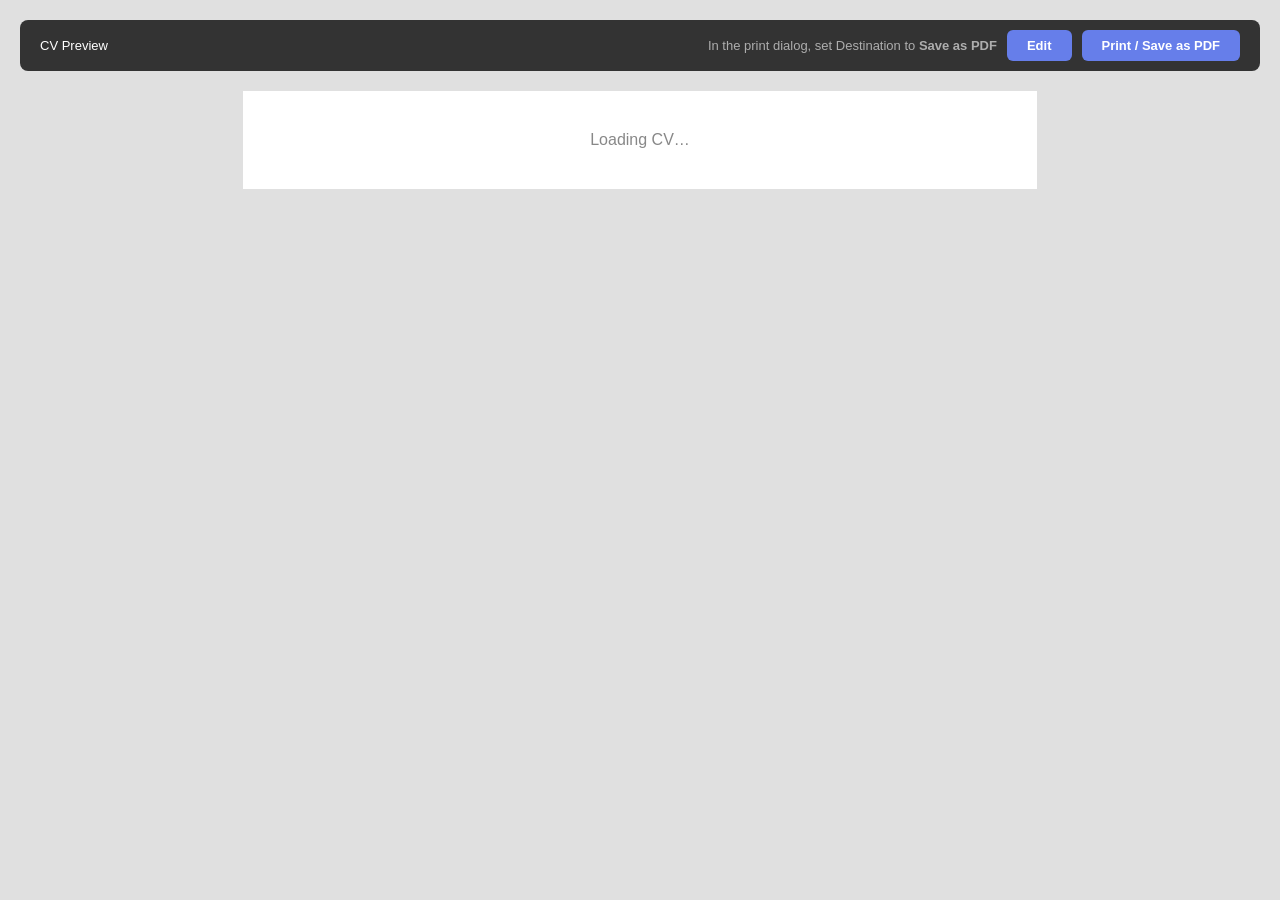
<file: cv-preview/index.html>
<!DOCTYPE html>
<html lang="en">
<head>
  <meta charset="UTF-8" />
  <title>CV Preview</title>
    <link rel="stylesheet" href="../styles/tokens.css" />
    <link rel="stylesheet" href="../styles/base.css" />
    <link rel="stylesheet" href="./_shared.css" />
    <link rel="stylesheet" href="./cv.css" />
</head>
<body>
  <div id="cvContainer">
    <p style="font-family:sans-serif;color:#888;text-align:center;padding:40px;background:white;width:210mm;margin:0 auto">
      Loading CV…
    </p>
  </div>

  <script type="module" src="index.js"></script>
</body>
</html>
</file>
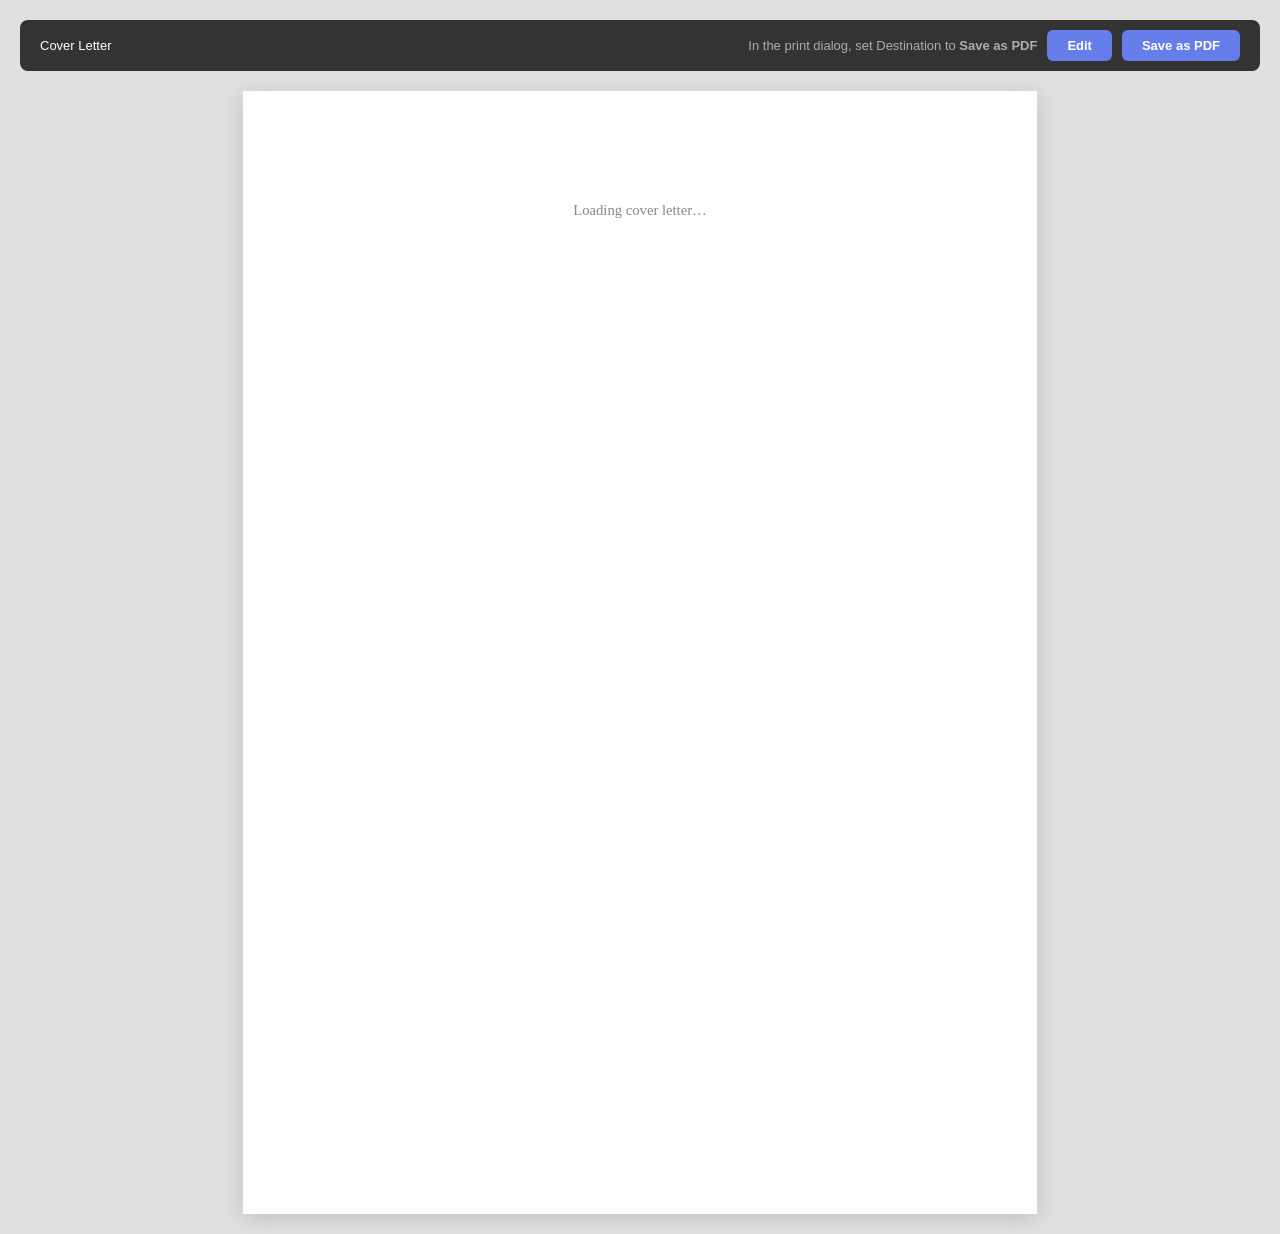
<file: cv-preview/cover-letter.html>
<!DOCTYPE html>
<html lang="en">
<head>
  <meta charset="UTF-8" />
  <title>Cover Letter</title>
  <link rel="stylesheet" href="../styles/tokens.css" />
  <link rel="stylesheet" href="../styles/base.css" />
  <link rel="stylesheet" href="./_shared.css" />
  <link rel="stylesheet" href="./cl.css" />
</head>
<body>
  <div class="page" id="clPage">
    <p style="color:#888;text-align:center;padding:40px">Loading cover letter…</p>
  </div>

  <script type="module" src="cover-letter.js"></script>
</body>
</html>
</file>
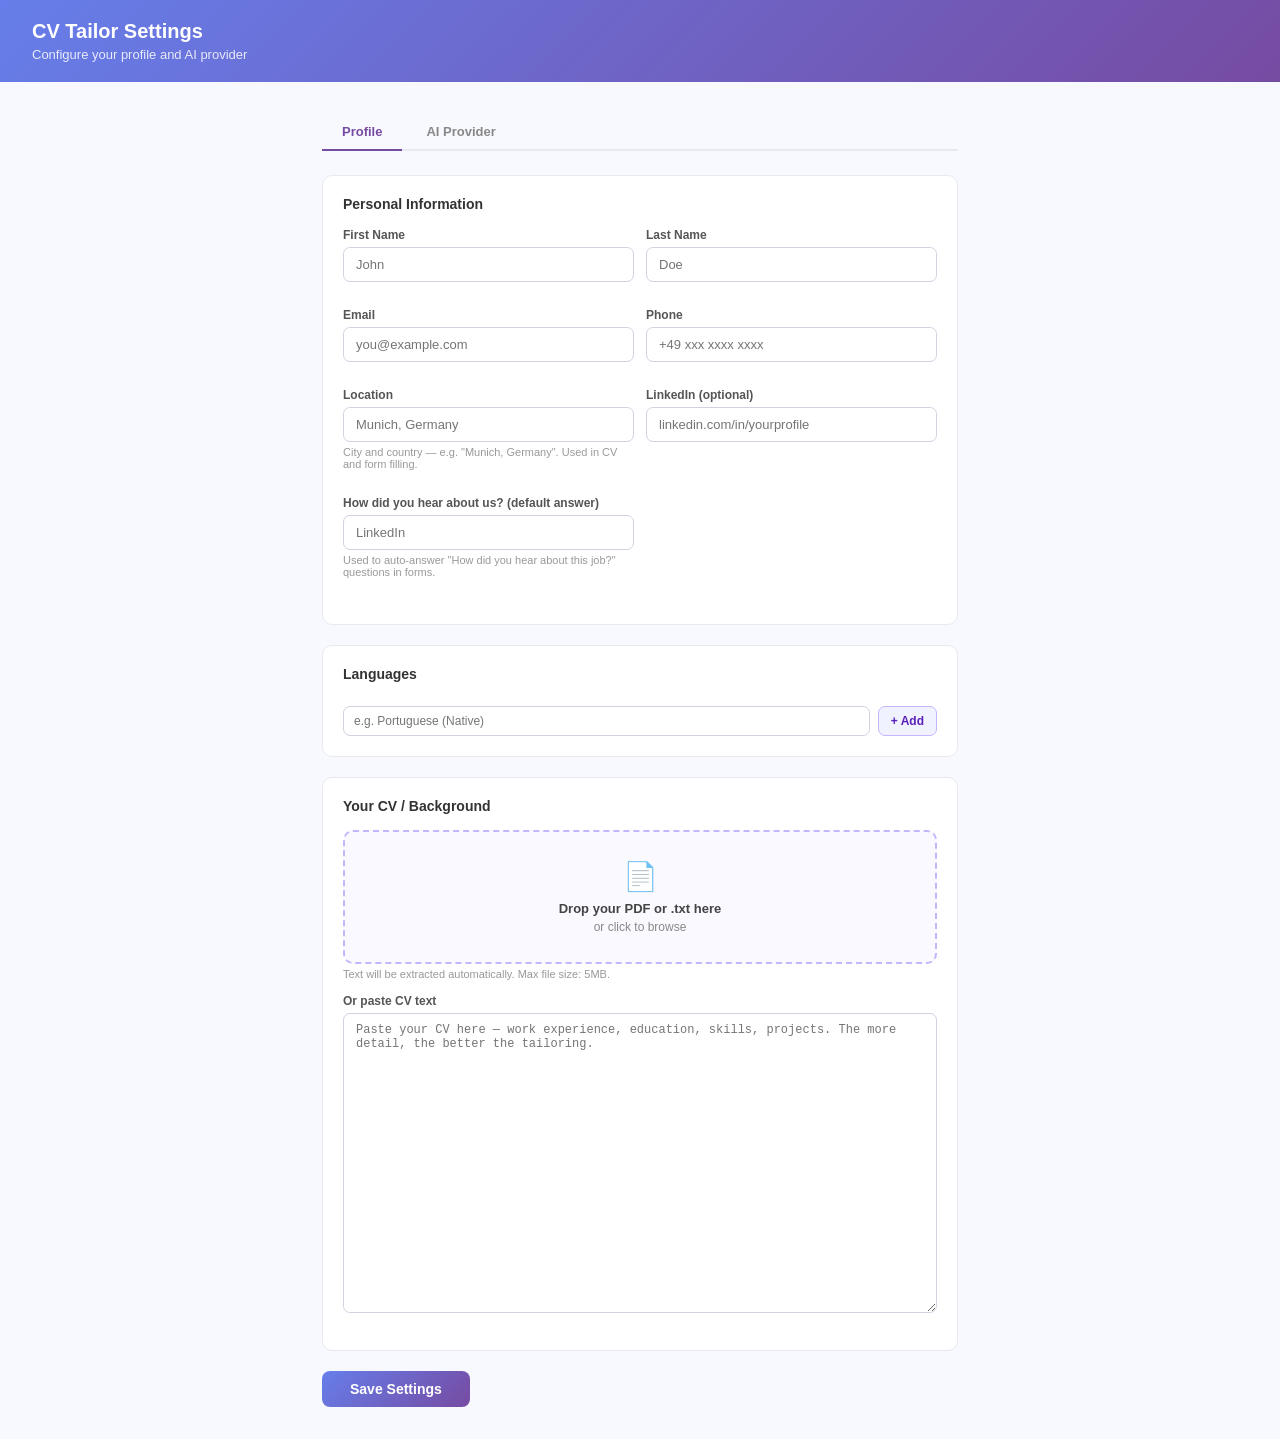
<file: options/options.html>
<!DOCTYPE html>
<html lang="en">
<head>
  <meta charset="UTF-8" />
  <title>CV Tailor — Settings</title>
  <link rel="stylesheet" href="../styles/tokens.css" />
  <link rel="stylesheet" href="../styles/base.css" />
  <link rel="stylesheet" href="options.css" />
</head>
<body>
  <div class="header">
    <h1>CV Tailor Settings</h1>
    <p>Configure your profile and AI provider</p>
  </div>

  <div class="container">
    <div class="tabs">
      <div class="tab active" data-tab="profile">Profile</div>
      <div class="tab" data-tab="ai">AI Provider</div>
    </div>

    <!-- Profile Tab -->
    <div class="tab-panel active" id="tab-profile">
      <div class="card">
        <h2>Personal Information</h2>
        <div class="form-row">
          <div class="form-group">
            <label>First Name</label>
            <input type="text" id="firstName" placeholder="John" />
          </div>
          <div class="form-group">
            <label>Last Name</label>
            <input type="text" id="lastName" placeholder="Doe" />
          </div>
        </div>
        <div class="form-row">
          <div class="form-group">
            <label>Email</label>
            <input type="email" id="email" placeholder="you@example.com" />
          </div>
          <div class="form-group">
            <label>Phone</label>
            <input type="text" id="phone" placeholder="+49 xxx xxxx xxxx" />
          </div>
        </div>
        <div class="form-row">
          <div class="form-group">
            <label>Location</label>
            <input type="text" id="location" placeholder="Munich, Germany" />
            <p class="hint">City and country — e.g. "Munich, Germany". Used in CV and form filling.</p>
          </div>
          <div class="form-group">
            <label>LinkedIn (optional)</label>
            <input type="text" id="linkedin" placeholder="linkedin.com/in/yourprofile" />
          </div>
        </div>
        <div class="form-row">
          <div class="form-group">
            <label>How did you hear about us? (default answer)</label>
            <input type="text" id="hearAboutUs" placeholder="LinkedIn" />
            <p class="hint">Used to auto-answer "How did you hear about this job?" questions in forms.</p>
          </div>
        </div>
      </div>

      <div class="card">
        <h2>Languages</h2>
        <div class="languages-list" id="languagesList"></div>
        <div class="lang-add">
          <input type="text" id="langInput" placeholder="e.g. Portuguese (Native)" />
          <button id="addLangBtn">+ Add</button>
        </div>
      </div>

      <!-- <div class="card"> -->
      <!--   <h2>Behavior</h2> -->
      <!--   <div class="form-group"> -->
      <!--     <label class="toggle-label"> -->
      <!--       <input type="checkbox" id="autofill" /> -->
      <!--       <span>Auto-fill form after generating CV</span> -->
      <!--     </label> -->
      <!--     <p class="hint">When enabled, the form is filled automatically after CV generation — no need to click "Fill Form".</p> -->
      <!--   </div> -->
      <!-- </div> -->

      <div class="card">
        <h2>Your CV / Background</h2>
        <div class="form-group">
          <input type="file" id="cvFile" accept=".pdf,.txt" style="display:none" />
          <div id="uploadArea">
            <div id="dropZoneIcon">📄</div>
            <div id="dropZoneText">Drop your PDF or .txt here</div>
            <div id="dropZoneSubtext">or click to browse</div>
            <button type="button" id="clearFileBtn" style="display:none">✕ Remove file</button>
          </div>
          <p class="hint" id="uploadHint">Text will be extracted automatically. Max file size: 5MB.</p>
        </div>
        <div class="form-group">
          <label>Or paste CV text</label>
          <textarea class="cv-text" id="cvText" placeholder="Paste your CV here — work experience, education, skills, projects. The more detail, the better the tailoring."></textarea>
        </div>
      </div>
    </div>

    <!-- AI Provider Tab -->
    <div class="tab-panel" id="tab-ai">
      <div class="card">
        <h2>AI Provider — <span id="providerLabel">DeepSeek</span></h2>

        <div class="provider-presets">
          <button class="preset-btn free-tag" data-provider="groq">Groq</button>
          <button class="preset-btn free-tag" data-provider="gemini">Gemini</button>
          <button class="preset-btn" data-provider="deepseek">DeepSeek</button>
          <button class="preset-btn" data-provider="claude">Claude</button>
          <button class="preset-btn" data-provider="openai">OpenAI</button>
          <button class="preset-btn" data-provider="custom">Custom</button>
        </div>

        <input type="hidden" id="provider" value="deepseek" />
        <div class="form-group">
          <label>API Key</label>
          <div style="position:relative">
            <input type="password" id="apiKey" placeholder="sk-..." style="padding-right:38px" />
            <button id="toggleApiKey" title="Show/hide key" style="position:absolute;right:10px;top:50%;transform:translateY(-50%);background:none;border:none;cursor:pointer;color:#888;padding:0;line-height:0;display:flex;align-items:center"><svg xmlns="http://www.w3.org/2000/svg" width="18" height="18" viewBox="0 0 24 24" fill="none" stroke="currentColor" stroke-width="2" stroke-linecap="round" stroke-linejoin="round"><path d="M1 12s4-8 11-8 11 8 11 8-4 8-11 8-11-8-11-8z"/><circle cx="12" cy="12" r="3"/></svg></button>
          </div>
          <p class="hint" id="apiKeyHint">Stored locally in your browser only.</p>
        </div>
        <div class="form-group">
          <label>Model</label>
          <input type="text" id="model" placeholder="deepseek-chat" />
        </div>
        <div class="form-group" id="baseUrlGroup" style="display:none">
          <label>Base URL</label>
          <input type="text" id="baseUrl" placeholder="https://api.example.com/v1/chat/completions" />
        </div>
      </div>

      <div class="card">
        <h2>Output Language</h2>
        <div class="form-group">
          <label>CV and cover letter language</label>
          <select id="outputLanguage">
            <option value="auto">Auto — match the job description language</option>
            <option value="English">English</option>
            <option value="German">German (Deutsch)</option>
            <option value="Portuguese">Portuguese (Português)</option>
            <option value="Spanish">Spanish (Español)</option>
            <option value="French">French (Français)</option>
          </select>
          <p class="hint">Auto detects the language from the job posting. Override if the output keeps coming out in the wrong language.</p>
        </div>
      </div>

    </div>

    <button class="btn-save" id="saveBtn">Save Settings</button>
  </div>

  <div class="save-overlay" id="saveOverlay">
    <div class="save-card">
      <div class="save-check">
        <svg xmlns="http://www.w3.org/2000/svg" width="28" height="28" viewBox="0 0 24 24" fill="none" stroke-width="3" stroke-linecap="round" stroke-linejoin="round">
          <polyline points="20 6 9 17 4 12"/>
        </svg>
      </div>
      <span>Saved!</span>
    </div>
  </div>

  <script type="module" src="options.js"></script>
</body>
</html>
</file>
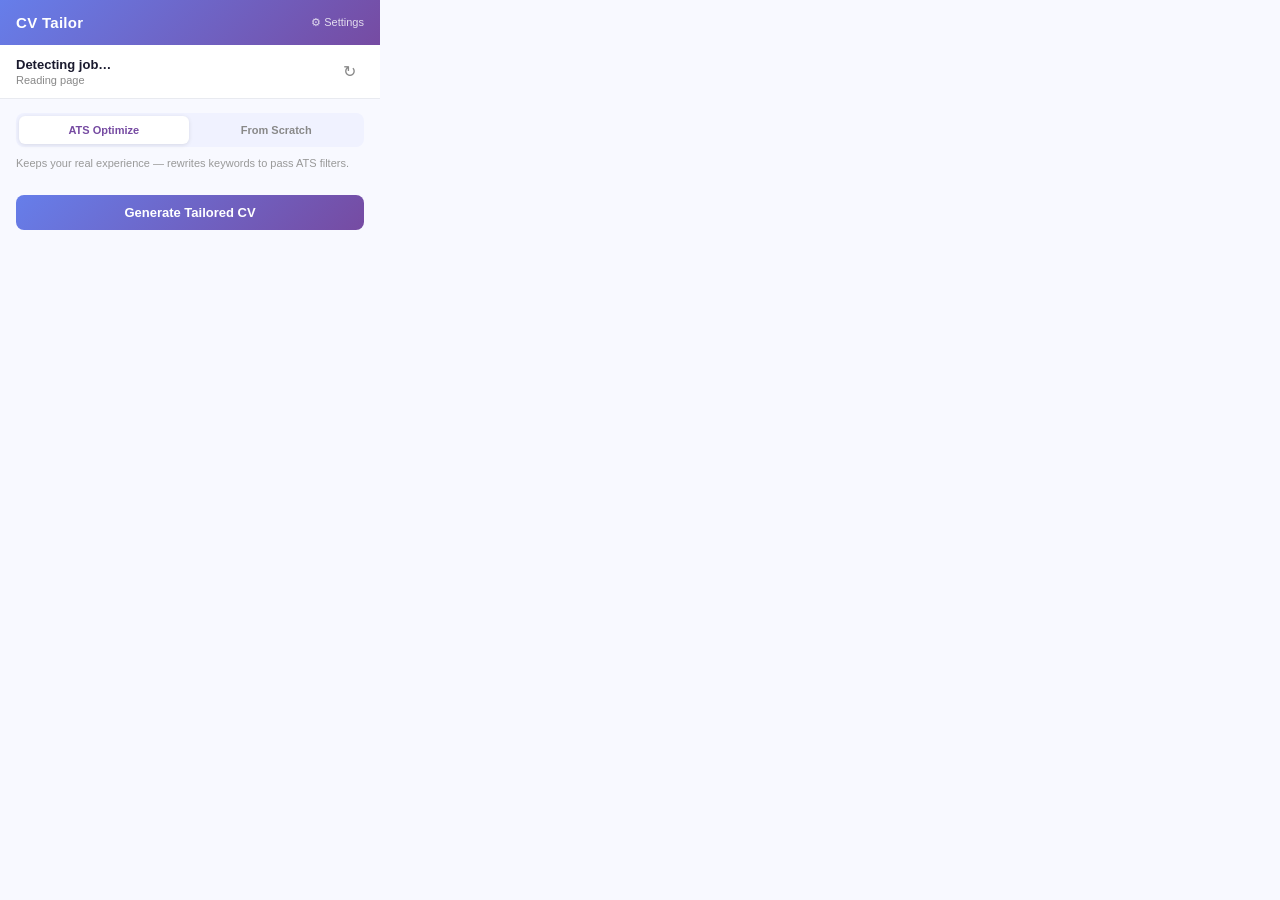
<file: popup/popup.html>
<!DOCTYPE html>
<html lang="en">
<head>
  <meta charset="UTF-8" />
  <meta name="viewport" content="width=device-width, initial-scale=1.0" />
  <title>CV Tailor</title>
  <link rel="stylesheet" href="../styles/tokens.css" />
  <link rel="stylesheet" href="../styles/base.css" />
  <link rel="stylesheet" href="popup.css" />
</head>
<body>
  <div class="header">
    <h1>CV Tailor</h1>
    <a href="#" id="openOptions">⚙ Settings</a>
  </div>

  <div id="noProfile" class="no-profile" style="display:none">
    <p>Set up your profile first to start generating tailored CVs.</p>
    <br>
    <a href="#" id="openOptionsFromEmpty">Open Settings →</a>
  </div>

  <div id="mainContent">
    <div class="job-info">
      <div class="job-info-text">
        <div class="job-title" id="jobTitle">Detecting job…</div>
        <div class="job-meta" id="jobMeta">Reading page</div>
      </div>
      <button class="btn-refresh-job" id="refreshJobBtn" title="Re-detect job (clears cache)">↻</button>
    </div>

    <div class="main">
      <div id="generateSection">
        <div class="mode-toggle">
          <button class="mode-btn active" data-mode="optimize">ATS Optimize</button>
          <button class="mode-btn" data-mode="scratch">From Scratch</button>
        </div>
        <p class="mode-hint" id="modeHint">Keeps your real experience — rewrites keywords to pass ATS filters.</p>
        <button class="btn btn-primary" id="generateBtn">Generate Tailored CV</button>
      </div>
      <div class="status" id="status"></div>

      <div class="results" id="results">
        <div class="result-header">
          <span class="saved-label" id="savedLabel"></span>
          <button class="btn-reset" id="resetBtn">↺ Start over</button>
        </div>
        <div class="section">
          <div class="section-label">Summary</div>
          <div class="section-text" id="resSummary"></div>
        </div>
        <div class="section">
          <div class="section-label">Skills</div>
          <div class="skills-list" id="resSkills"></div>
        </div>
        <div class="section">
          <div class="section-label">Experience Bullets</div>
          <ul class="exp-list" id="resExperience"></ul>
        </div>
        <div class="section">
          <div class="section-label">Cover Letter</div>
          <div class="section-text" id="resCover"></div>
        </div>

        <div class="actions">
          <button class="btn btn-secondary" id="previewBtn">Preview CV</button>
          <button class="btn btn-secondary" id="coverLetterBtn">Cover Letter</button>
        </div>
      </div>
    </div>
  </div>

  <script type="module" src="popup.js"></script>
</body>
</html>
</file>
<file: styles/tokens.css>
:root {
  --gradient-primary: linear-gradient(135deg, #667eea, #764ba2);
  --color-primary: #667eea;
  --color-primary-dark: #764ba2;
  --color-primary-text: #5b21b6;
  --color-primary-soft: #f0f2ff;
  --color-primary-border: #c4b5fd;

  --color-text: #1a1a2e;
  --color-text-muted: #888;
  --color-text-faint: #999;
  --color-bg: #f8f9ff;
  --color-surface: #ffffff;
  --color-border: #e8eaf0;
  --color-border-soft: #d0d3e0;

  --color-error: #e53e3e;
  --color-success: #38a169;
}
</file>
<file: styles/base.css>
* { box-sizing: border-box; margin: 0; padding: 0; }
</file>
<file: cv-preview/_shared.css>
body {
  background: #e0e0e0;
  padding: 20px;
  font-family: -apple-system, sans-serif;
}

.toolbar {
  background: #333;
  color: white;
  padding: 10px 20px;
  display: flex;
  align-items: center;
  justify-content: space-between;
  border-radius: 8px;
  margin-bottom: 20px;
}
.toolbar span { font-size: 13px; }
.toolbar-actions { display: flex; align-items: center; gap: 10px; }
.toolbar-hint { font-size: 12px; opacity: 0.6; }
.toolbar button {
  background: var(--color-primary);
  color: white;
  border: none;
  border-radius: 6px;
  padding: 8px 20px;
  font-size: 13px;
  font-weight: 600;
  cursor: pointer;
}
.toolbar button:hover { background: var(--color-primary-dark); }

#editBtn.active { background: #48bb78; }

@media print {
  body { background: white; padding: 0; }
  .toolbar { display: none; }
  .page { box-shadow: none; margin: 0; width: 100%; }
}
</file>
<file: cv-preview/cv.css>
.page {
  background: white;
  width: 210mm;
  min-height: 297mm;
  margin: 0 auto 24px;
  box-shadow: 0 4px 20px rgba(0,0,0,0.15);
}

.opt-page {
  padding: 18mm 18mm 20mm;
  font-family: 'Georgia', 'Times New Roman', serif;
  font-size: 10.5pt;
  color: #111;
  line-height: 1.45;
}

.opt-header { text-align: center; margin-bottom: 4px; }
.opt-name { font-size: 22pt; font-weight: 700; }
.opt-title { font-size: 11pt; margin-top: 2px; }
.opt-contact { font-size: 9.5pt; margin-top: 3px; color: #333; }
.opt-rule { border: none; border-top: 2px solid #111; margin: 10px 0 14px; }
.opt-rule-thin { border: none; border-top: 1px solid #ccc; margin: 10px 0; }

.opt-section-title {
  font-size: 10.5pt;
  font-weight: 700;
  text-align: center;
  text-transform: uppercase;
  letter-spacing: 1px;
  margin-bottom: 10px;
}

.opt-summary p { margin-bottom: 8px; text-align: justify; }

.opt-skills-table { width: 100%; border-collapse: collapse; margin-bottom: 4px; }
.opt-skills-table td { vertical-align: top; padding: 1px 0; font-size: 10pt; }
.opt-skills-cat { font-style: italic; font-weight: 700; white-space: nowrap; padding-right: 8px; }

.opt-job { margin-bottom: 14px; }
.opt-job-header {
  display: flex;
  justify-content: space-between;
  align-items: baseline;
  margin-bottom: 2px;
}
.opt-job-role { font-weight: 700; font-size: 10.5pt; }
.opt-job-period { font-size: 9.5pt; font-weight: 400; margin-left: 6px; color: #333; }
.opt-job-company { font-size: 10.5pt; }
.opt-job-desc { font-style: italic; margin: 3px 0 5px; font-size: 10pt; text-align: justify; }
.opt-bullets { list-style: none; padding: 0; margin-bottom: 6px; }
.opt-bullets li { padding-left: 14px; position: relative; margin-bottom: 2px; font-size: 10pt; }
.opt-bullets li::before { content: '▪'; position: absolute; left: 0; font-size: 9pt; }
.opt-achievements-label { font-style: italic; font-size: 9.5pt; margin: 4px 0 3px; }

.opt-edu-entry { text-align: center; margin-bottom: 8px; }
.opt-edu-degree { font-weight: 700; }
.opt-edu-inst { font-size: 10pt; }

.opt-langs { text-align: center; font-size: 10pt; }

.opt-skills-flat { margin-bottom: 10px; display: flex; flex-wrap: wrap; gap: 5px; }
.opt-skill-chip {
  background: #f0f0f0;
  border: 1px solid #ccc;
  border-radius: 3px;
  padding: 2px 8px;
  font-size: 9.5pt;
}

#cvContainer.editing .opt-page {
  outline: 2px dashed var(--color-primary);
  outline-offset: -2px;
  cursor: text;
}

@media print {
  .opt-page { padding: 12mm 14mm; }
}
</file>
<file: cv-preview/cl.css>
.page {
  background: white;
  width: 210mm;
  min-height: 297mm;
  margin: 0 auto;
  padding: 18mm 18mm 20mm;
  box-shadow: 0 4px 20px rgba(0,0,0,0.15);
  font-family: 'Georgia', 'Times New Roman', serif;
  font-size: 11pt;
  color: #111;
  line-height: 1.5;
}

.cl-header { text-align: center; margin-bottom: 10px; }
.cl-name { font-size: 20pt; font-weight: 700; }
.cl-location { font-size: 10pt; margin-top: 3px; color: #333; }
.cl-contact { font-size: 10pt; color: #333; margin-top: 2px; }
.cl-rule { border: none; border-top: 2px solid #111; margin: 10px 0 28px; }

.cl-body { margin-bottom: 28px; }
.cl-greeting { margin-bottom: 18px; }
.cl-para { margin-bottom: 14px; text-align: justify; }

.cl-sincerely { margin-bottom: 48px; }
.cl-signature { margin-bottom: 4px; }

#clPage.editing {
  outline: 2px dashed var(--color-primary);
  outline-offset: -2px;
  cursor: text;
}
</file>
<file: options/options.css>
body {
  font-family: -apple-system, BlinkMacSystemFont, 'Segoe UI', sans-serif;
  font-size: 14px;
  color: var(--color-text);
  background: var(--color-bg);
  padding: 0 0 32px;
}

.header {
  background: var(--gradient-primary);
  color: white;
  padding: 20px 32px;
  margin-bottom: 32px;
}
.header h1 { font-size: 20px; font-weight: 700; }
.header p { font-size: 13px; opacity: 0.85; margin-top: 4px; }

.container { max-width: 700px; margin: 0 auto; padding: 0 32px; }

.tabs {
  display: flex;
  gap: 4px;
  margin-bottom: 24px;
  border-bottom: 2px solid var(--color-border);
}
.tab {
  padding: 10px 20px;
  cursor: pointer;
  font-weight: 600;
  font-size: 13px;
  color: var(--color-text-muted);
  border-bottom: 2px solid transparent;
  margin-bottom: -2px;
  transition: color 0.15s, border-color 0.15s;
}
.tab.active { color: var(--color-primary-dark); border-bottom-color: var(--color-primary-dark); }

.tab-panel { display: none; }
.tab-panel.active { display: block; }

.card {
  background: white;
  border: 1px solid var(--color-border);
  border-radius: 10px;
  padding: 20px;
  margin-bottom: 20px;
}
.card h2 { font-size: 14px; font-weight: 700; margin-bottom: 16px; color: #333; }

.form-row { display: grid; grid-template-columns: 1fr 1fr; gap: 12px; margin-bottom: 12px; }
.form-group { margin-bottom: 14px; }
.form-group label {
  display: block;
  font-size: 12px;
  font-weight: 600;
  color: #555;
  margin-bottom: 5px;
}
.form-group input, .form-group select, .form-group textarea {
  width: 100%;
  border: 1px solid var(--color-border-soft);
  border-radius: 7px;
  padding: 9px 12px;
  font-size: 13px;
  color: var(--color-text);
  background: white;
  transition: border-color 0.15s, box-shadow 0.15s;
  font-family: inherit;
}
.form-group input:focus, .form-group select:focus, .form-group textarea:focus {
  outline: none;
  border-color: var(--color-primary-dark);
  box-shadow: 0 0 0 3px rgba(118, 75, 162, 0.1);
}
.form-group textarea { resize: vertical; min-height: 80px; }
.form-group textarea.cv-text { min-height: 300px; font-family: monospace; font-size: 12px; }

.hint { font-size: 11px; color: var(--color-text-faint); margin-top: 4px; }
.toggle-label { display: flex; align-items: center; gap: 8px; cursor: pointer; font-weight: 500; }
.toggle-label input[type="checkbox"] { width: 16px; height: 16px; cursor: pointer; accent-color: var(--color-primary); }

.languages-list { display: flex; flex-wrap: wrap; gap: 6px; margin-bottom: 8px; }
.lang-chip {
  background: var(--color-primary-soft);
  border: 1px solid var(--color-primary-border);
  border-radius: 14px;
  padding: 4px 10px 4px 12px;
  font-size: 12px;
  color: var(--color-primary-text);
  display: flex;
  align-items: center;
  gap: 6px;
}
.lang-chip button {
  background: none;
  border: none;
  cursor: pointer;
  color: #9f7aea;
  font-size: 14px;
  line-height: 1;
  padding: 0;
}
.lang-add { display: flex; gap: 8px; }
.lang-add input {
  flex: 1;
  border: 1px solid var(--color-border-soft);
  border-radius: 7px;
  padding: 7px 10px;
  font-size: 12px;
}
.lang-add button {
  background: var(--color-primary-soft);
  border: 1px solid var(--color-primary-border);
  border-radius: 7px;
  padding: 7px 12px;
  font-size: 12px;
  color: var(--color-primary-text);
  cursor: pointer;
  font-weight: 600;
}

.provider-presets { display: flex; gap: 8px; margin-bottom: 14px; flex-wrap: wrap; }
.preset-btn {
  padding: 6px 14px;
  border: 1px solid var(--color-border-soft);
  border-radius: 20px;
  font-size: 12px;
  cursor: pointer;
  background: white;
  color: #555;
  transition: all 0.15s;
}
.preset-btn:hover, .preset-btn.active {
  border-color: var(--color-primary-dark);
  color: var(--color-primary-dark);
  background: var(--color-primary-soft);
}
.preset-btn.free-tag::after {
  content: ' ✓free';
  color: var(--color-success);
  font-size: 10px;
}

.btn-save {
  background: var(--gradient-primary);
  color: white;
  border: none;
  border-radius: 8px;
  padding: 10px 28px;
  font-size: 14px;
  font-weight: 600;
  cursor: pointer;
}
.btn-save:hover { opacity: 0.9; }

#uploadArea {
  border: 2px dashed var(--color-primary-border);
  border-radius: 10px;
  padding: 28px 20px;
  text-align: center;
  cursor: pointer;
  transition: background 0.15s, border-color 0.15s;
  background: #faf9ff;
}
#uploadArea:hover, #uploadArea.dragover {
  background: var(--color-primary-soft);
  border-color: var(--color-primary-dark);
}
#uploadArea.has-file {
  border-style: solid;
  border-color: var(--color-success);
  background: #f0fff4;
  cursor: default;
}
#dropZoneIcon { font-size: 28px; margin-bottom: 8px; }
#dropZoneText { font-size: 13px; font-weight: 600; color: #444; margin-bottom: 4px; }
#dropZoneSubtext { font-size: 12px; color: var(--color-text-muted); }
#clearFileBtn {
  margin-top: 10px;
  background: none;
  border: 1px solid var(--color-error);
  color: var(--color-error);
  border-radius: 6px;
  padding: 4px 12px;
  font-size: 12px;
  cursor: pointer;
}
#clearFileBtn:hover { background: #fff5f5; }

.save-overlay {
  position: fixed;
  inset: 0;
  background: rgba(0, 0, 0, 0.45);
  display: flex;
  align-items: center;
  justify-content: center;
  opacity: 0;
  pointer-events: none;
  transition: opacity 0.2s ease;
  z-index: 200;
}
.save-overlay.visible {
  opacity: 1;
  pointer-events: auto;
}
.save-card {
  background: white;
  border-radius: 16px;
  padding: 36px 48px;
  display: flex;
  flex-direction: column;
  align-items: center;
  gap: 14px;
  box-shadow: 0 8px 32px rgba(0,0,0,0.18);
  transform: scale(0.9);
  transition: transform 0.2s ease;
}
.save-overlay.visible .save-card { transform: scale(1); }
.save-check {
  width: 56px;
  height: 56px;
  border-radius: 50%;
  background: var(--color-success);
  display: flex;
  align-items: center;
  justify-content: center;
}
.save-check svg { stroke: white; }
.save-card span {
  font-size: 18px;
  font-weight: 700;
  color: var(--color-text);
}
</file>
<file: popup/popup.css>
body {
  width: 380px;
  font-family: -apple-system, BlinkMacSystemFont, 'Segoe UI', sans-serif;
  font-size: 13px;
  color: var(--color-text);
  background: var(--color-bg);
}

.header {
  background: var(--gradient-primary);
  color: white;
  padding: 14px 16px;
  display: flex;
  align-items: center;
  justify-content: space-between;
}
.header h1 { font-size: 15px; font-weight: 600; letter-spacing: 0.3px; }
.header a { color: rgba(255,255,255,0.8); font-size: 11px; text-decoration: none; }
.header a:hover { color: white; }

.job-info {
  background: white;
  border-bottom: 1px solid var(--color-border);
  padding: 12px 16px;
  display: flex;
  align-items: center;
  gap: 8px;
}
.job-info-text { flex: 1; min-width: 0; }
.job-title {
  font-weight: 600;
  font-size: 13px;
  color: var(--color-text);
  margin-bottom: 2px;
  white-space: nowrap;
  overflow: hidden;
  text-overflow: ellipsis;
}
.job-meta { font-size: 11px; color: var(--color-text-muted); }
.btn-refresh-job {
  background: none;
  border: none;
  font-size: 16px;
  color: var(--color-text-muted);
  cursor: pointer;
  padding: 4px 8px;
  border-radius: 4px;
  flex-shrink: 0;
  line-height: 1;
}
.btn-refresh-job:hover:not(:disabled) { background: var(--color-primary-soft); color: var(--color-primary-dark); }
.btn-refresh-job:disabled { opacity: 0.4; cursor: not-allowed; }

.main { padding: 14px 16px; }

.btn {
  display: block;
  width: 100%;
  padding: 10px;
  border: none;
  border-radius: 8px;
  font-size: 13px;
  font-weight: 600;
  cursor: pointer;
  transition: opacity 0.15s, transform 0.1s;
}
.btn:active { transform: scale(0.98); }
.btn:disabled { opacity: 0.5; cursor: not-allowed; }
.btn-primary { background: var(--gradient-primary); color: white; }
.btn-primary:hover:not(:disabled) { opacity: 0.9; }
.btn-secondary {
  background: white;
  border: 1px solid var(--color-border-soft);
  color: #444;
  margin-top: 8px;
}
.btn-secondary:hover:not(:disabled) { background: var(--color-primary-soft); }

.status {
  text-align: center;
  font-size: 12px;
  color: var(--color-text-muted);
  padding: 8px 0;
  display: none;
}
.status.visible { display: block; }
.status.error { color: var(--color-error); }

.spinner {
  display: inline-block;
  width: 14px; height: 14px;
  border: 2px solid var(--color-primary-border);
  border-top-color: #7c3aed;
  border-radius: 50%;
  animation: spin 0.7s linear infinite;
  vertical-align: middle;
  margin-right: 6px;
}
@keyframes spin { to { transform: rotate(360deg); } }

.results { display: none; margin-top: 14px; }
.results.visible { display: block; }

.section { margin-bottom: 12px; }
.section-label {
  font-size: 10px;
  font-weight: 700;
  text-transform: uppercase;
  letter-spacing: 0.8px;
  color: var(--color-primary-dark);
  margin-bottom: 6px;
}
.section-text {
  background: white;
  border: 1px solid var(--color-border);
  border-radius: 6px;
  padding: 10px;
  font-size: 12px;
  line-height: 1.5;
  color: #333;
}

.skills-list {
  display: flex;
  flex-wrap: wrap;
  gap: 5px;
}
.skill-chip {
  background: var(--color-primary-soft);
  border: 1px solid var(--color-primary-border);
  border-radius: 12px;
  padding: 3px 9px;
  font-size: 11px;
  color: var(--color-primary-text);
}

.exp-list { list-style: none; padding: 0; }
.exp-list li {
  background: white;
  border: 1px solid var(--color-border);
  border-radius: 6px;
  padding: 8px 10px;
  font-size: 12px;
  color: #333;
  line-height: 1.4;
  margin-bottom: 5px;
}
.exp-list li::before { content: '▸ '; color: var(--color-primary-dark); font-size: 10px; }

.result-header {
  display: flex;
  align-items: center;
  justify-content: space-between;
  margin-bottom: 10px;
}
.saved-label {
  font-size: 11px;
  color: var(--color-text-faint);
}
.btn-reset {
  background: none;
  border: none;
  font-size: 11px;
  color: var(--color-text-muted);
  cursor: pointer;
  padding: 2px 6px;
  border-radius: 4px;
}
.btn-reset:hover { background: var(--color-primary-soft); color: var(--color-primary-dark); }

.actions {
  display: flex;
  gap: 8px;
  margin-top: 12px;
}
.actions .btn {
  flex: 1;
  padding: 8px;
  font-size: 12px;
}

.no-profile {
  text-align: center;
  padding: 20px;
  color: var(--color-text-muted);
  font-size: 12px;
  line-height: 1.6;
}
.no-profile a { color: var(--color-primary); text-decoration: none; font-weight: 600; }

.mode-toggle {
  display: flex;
  background: var(--color-primary-soft);
  border-radius: 8px;
  padding: 3px;
  margin-bottom: 10px;
  gap: 3px;
}
.mode-btn {
  flex: 1;
  padding: 7px 6px;
  border: none;
  border-radius: 6px;
  font-size: 11px;
  font-weight: 600;
  cursor: pointer;
  background: none;
  color: var(--color-text-muted);
  transition: background 0.15s, color 0.15s;
  line-height: 1.3;
}
.mode-btn:disabled { opacity: 0.35; cursor: not-allowed; }
.mode-btn.active {
  background: white;
  color: var(--color-primary-dark);
  box-shadow: 0 1px 4px rgba(0,0,0,0.1);
}
.mode-hint {
  font-size: 11px;
  color: var(--color-text-faint);
  margin-bottom: 10px;
  min-height: 28px;
}
.ats-disclaimer {
  font-size: 11px;
  color: #e07b00;
  background: #fff8ec;
  border: 1px solid #fcd9a0;
  border-radius: 6px;
  padding: 6px 10px;
  margin-bottom: 10px;
  display: none;
}
.ats-disclaimer.visible { display: block; }
.autofill-hint {
  font-size: 11px;
  color: var(--color-primary);
  text-align: center;
  padding: 4px 0;
  flex: 1;
}
</file>
